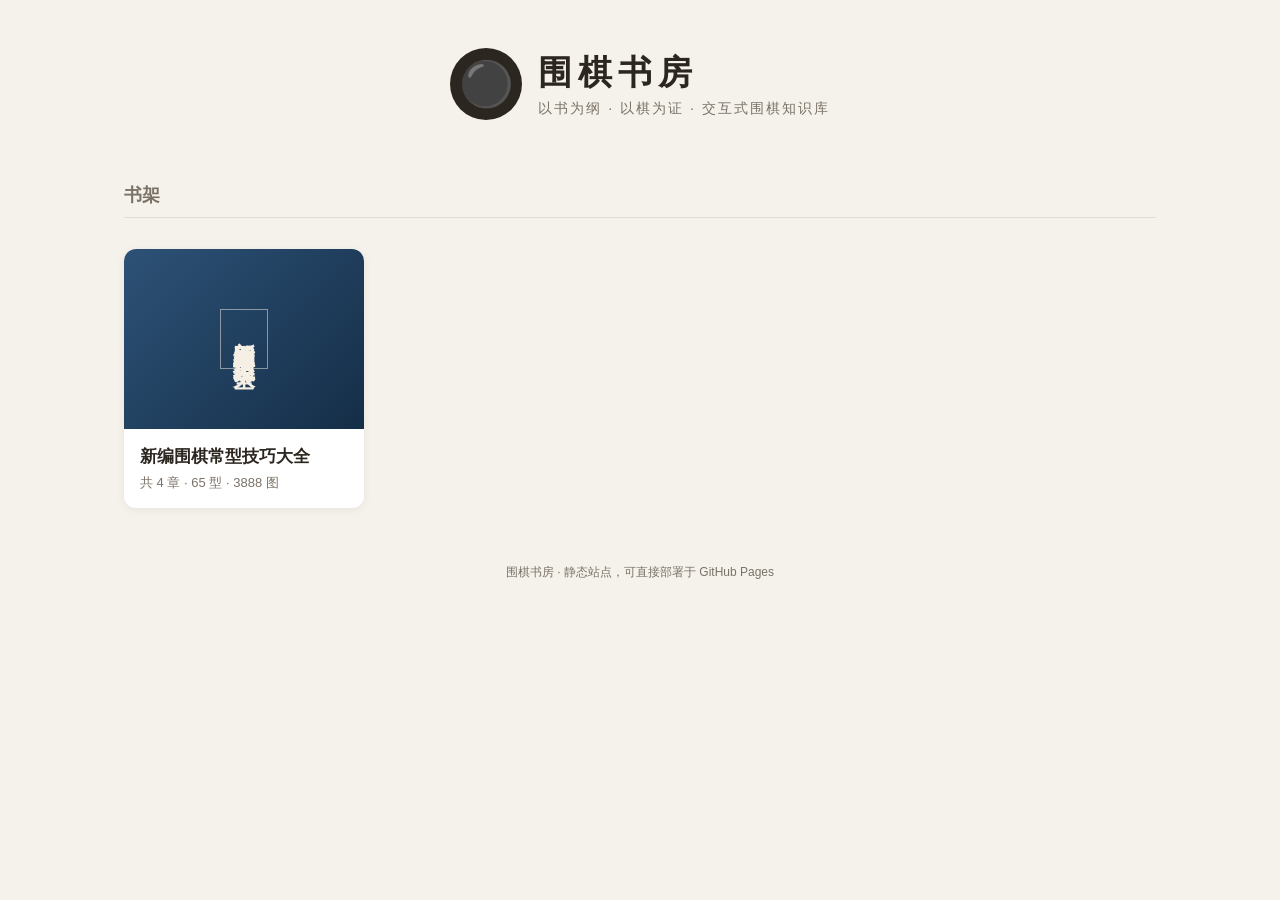
<file: index.html>
<!DOCTYPE html>
<html lang="zh-CN">
<head>
<meta charset="UTF-8">
<meta name="viewport" content="width=device-width, initial-scale=1.0">
<title>围棋书房</title>
<link rel="stylesheet" href="assets/css/style.css">
</head>
<body class="home">
<header class="site-header">
  <div class="site-title">
    <span class="logo">⚫</span>
    <div>
      <h1>围棋书房</h1>
      <p class="subtitle">以书为纲 · 以棋为证 · 交互式围棋知识库</p>
    </div>
  </div>
</header>
<main class="shelf">
  <h2 class="shelf-heading">书架</h2>
  <div id="book-list" class="book-grid">
    <p class="loading">正在加载书籍…</p>
  </div>
</main>
<footer class="site-footer">围棋书房 · 静态站点，可直接部署于 GitHub Pages</footer>
<script src="assets/js/home.js"></script>
</body>
</html>
</file>
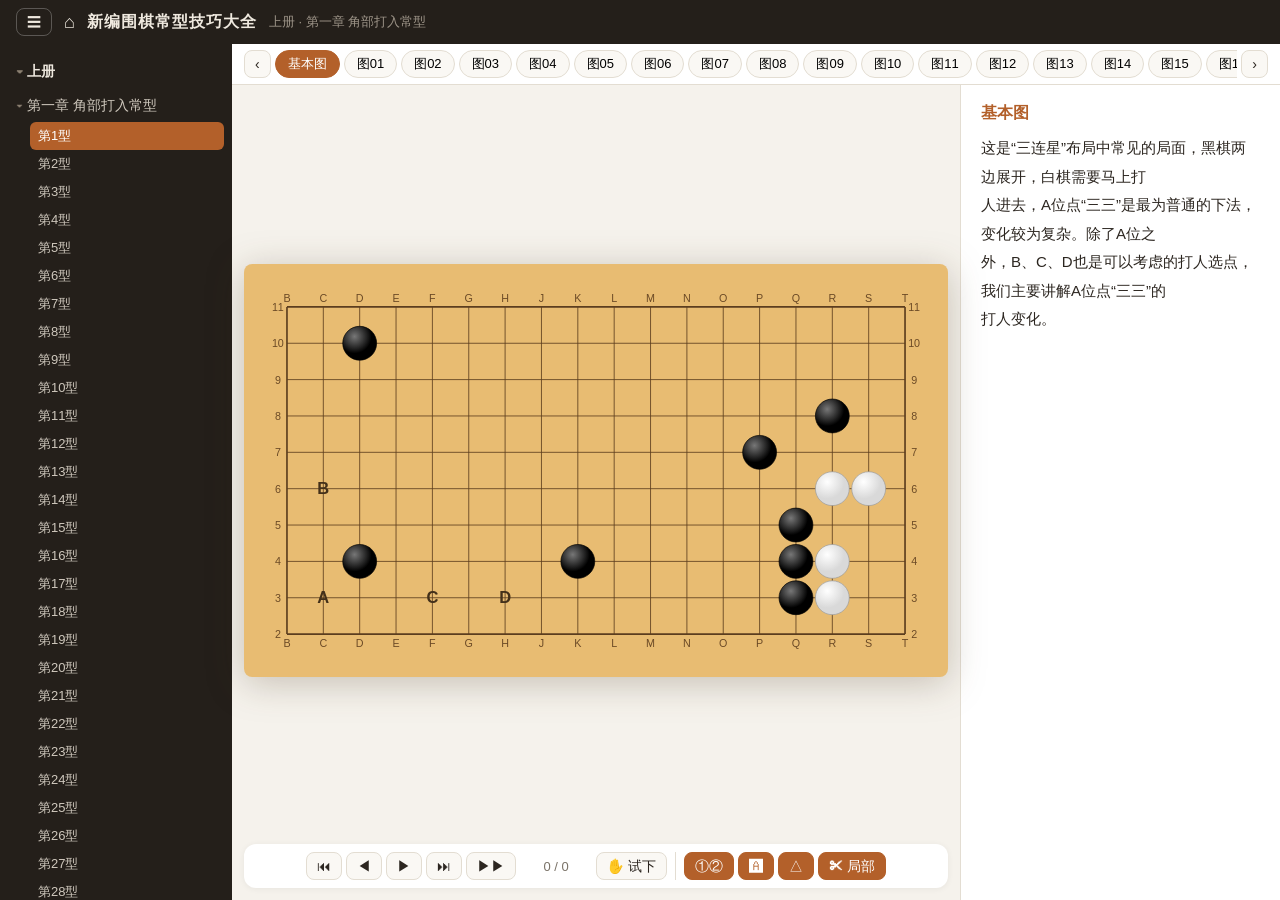
<file: reader.html>
<!DOCTYPE html>
<html lang="zh-CN">
<head>
<meta charset="UTF-8">
<meta name="viewport" content="width=device-width, initial-scale=1.0">
<title>围棋书房 · 阅读</title>
<link rel="stylesheet" href="assets/css/style.css">
</head>
<body class="reader">
<header class="reader-header">
  <button id="nav-toggle" class="icon-btn" title="目录">☰</button>
  <a href="index.html" class="back-link" title="返回书架">⌂</a>
  <span id="reader-book-title" class="reader-book-title"></span>
  <span id="reader-crumb" class="reader-crumb"></span>
</header>
<div class="reader-body">
  <aside id="sidebar" class="sidebar">
    <div id="nav-tree" class="nav-tree"><p class="loading">正在加载目录…</p></div>
  </aside>
  <div id="sidebar-mask" class="sidebar-mask"></div>
  <main class="stage">
    <div class="figure-bar">
      <button id="fig-prev" class="icon-btn" title="上一图">‹</button>
      <div id="figure-tabs" class="figure-tabs"></div>
      <button id="fig-next" class="icon-btn" title="下一图">›</button>
    </div>
    <div class="stage-main">
      <section class="board-area">
        <div id="board-wrap" class="board-wrap"></div>
        <div id="practice-banner" class="practice-banner hidden"></div>
        <div class="control-bar">
          <div class="ctl-group">
            <button id="ctl-first" class="icon-btn" title="首手">⏮</button>
            <button id="ctl-prev" class="icon-btn" title="上一手">◀</button>
            <button id="ctl-next" class="icon-btn" title="下一手">▶</button>
            <button id="ctl-last" class="icon-btn" title="末手">⏭</button>
            <button id="ctl-play" class="icon-btn" title="自动播放">▶▶</button>
          </div>
          <span id="move-counter" class="move-counter">0 / 0</span>
          <div class="ctl-group">
            <button id="ctl-practice" class="icon-btn toggle" title="试下模式">✋ 试下</button>
            <button id="ctl-answer" class="icon-btn hidden" title="显示答案">💡</button>
          </div>
          <div class="ctl-group">
            <button id="opt-numbers" class="icon-btn toggle" title="显示手数">①②</button>
            <button id="opt-coords" class="icon-btn toggle" title="显示坐标">🅰</button>
            <button id="opt-marks" class="icon-btn toggle" title="显示标记">△</button>
            <button id="opt-crop" class="icon-btn toggle" title="局部 / 全盘">✂ 局部</button>
          </div>
        </div>
      </section>
      <aside class="comment-panel">
        <h3 id="comment-title" class="comment-title"></h3>
        <div id="comment-text" class="comment-text"></div>
      </aside>
    </div>
  </main>
</div>
<script src="assets/js/board.js"></script>
<script src="assets/js/reader.js"></script>
</body>
</html>
</file>
<file: assets/css/style.css>
:root {
  --bg: #f5f2ec;
  --panel: #ffffff;
  --ink: #2c2620;
  --ink-soft: #7a7267;
  --accent: #b3602a;
  --accent-soft: #f0e2d4;
  --sidebar-bg: #241f1a;
  --sidebar-ink: #cfc8bd;
  --border: #e3ddd2;
  --radius: 12px;
}

* { box-sizing: border-box; }
body {
  margin: 0;
  font-family: "PingFang SC", "Hiragino Sans GB", "Microsoft YaHei", "Noto Sans CJK SC", sans-serif;
  background: var(--bg);
  color: var(--ink);
}
.hidden { display: none !important; }
.loading { color: var(--ink-soft); padding: 24px; }

/* ===== 首页 ===== */
.home .site-header {
  padding: 48px 24px 24px;
  text-align: center;
}
.site-title { display: inline-flex; align-items: center; gap: 16px; text-align: left; }
.site-title .logo {
  font-size: 44px;
  width: 72px; height: 72px;
  display: grid; place-items: center;
  background: var(--ink); color: #fff;
  border-radius: 50%;
}
.site-title h1 { margin: 0; font-size: 34px; letter-spacing: 6px; }
.subtitle { margin: 4px 0 0; color: var(--ink-soft); font-size: 14px; letter-spacing: 2px; }

.shelf { max-width: 1080px; margin: 0 auto; padding: 24px; }
.shelf-heading { font-size: 18px; color: var(--ink-soft); border-bottom: 1px solid var(--border); padding-bottom: 10px; }

.book-grid {
  display: grid;
  grid-template-columns: repeat(auto-fill, minmax(240px, 1fr));
  gap: 24px;
  padding-top: 16px;
}
.book-card {
  background: var(--panel);
  border-radius: var(--radius);
  overflow: hidden;
  text-decoration: none;
  color: inherit;
  box-shadow: 0 2px 10px rgba(0,0,0,.06);
  transition: transform .15s, box-shadow .15s;
}
.book-card:hover { transform: translateY(-4px); box-shadow: 0 10px 24px rgba(0,0,0,.12); }
.book-cover {
  height: 180px;
  display: grid; place-items: center;
  padding: 20px;
}
.book-cover-title {
  color: #f5efe4;
  font-size: 22px;
  font-weight: 600;
  letter-spacing: 3px;
  writing-mode: vertical-rl;
  border: 1px solid rgba(245,239,228,.5);
  padding: 14px 8px;
}
.book-info { padding: 16px; }
.book-info h3 { margin: 0 0 6px; font-size: 17px; }
.book-info p { margin: 0; font-size: 13px; color: var(--ink-soft); }
.site-footer { text-align: center; color: var(--ink-soft); font-size: 12px; padding: 32px 0; }

/* ===== 阅读页 ===== */
.reader { height: 100vh; display: flex; flex-direction: column; overflow: hidden; }
.reader-header {
  display: flex; align-items: center; gap: 12px;
  padding: 8px 16px;
  background: var(--sidebar-bg);
  color: #efe9df;
  flex: 0 0 auto;
}
.reader-book-title { font-weight: 600; letter-spacing: 1px; }
.reader-crumb { color: #9d9488; font-size: 13px; overflow: hidden; text-overflow: ellipsis; white-space: nowrap; }
.back-link { color: #efe9df; text-decoration: none; font-size: 18px; }

.reader-body { flex: 1; display: flex; min-height: 0; }

.sidebar {
  width: 232px;
  flex: 0 0 auto;
  background: var(--sidebar-bg);
  color: var(--sidebar-ink);
  overflow-y: auto;
  padding: 10px 8px 40px;
}
.sidebar-mask { display: none; }
.nav-tree details { margin: 2px 0; }
.nav-tree summary {
  cursor: pointer;
  padding: 7px 8px;
  border-radius: 6px;
  font-size: 14px;
  list-style: none;
}
.nav-tree summary::before { content: "▸ "; color: #8a7f70; }
.nav-tree details[open] > summary::before { content: "▾ "; }
.nav-tree summary:hover { background: rgba(255,255,255,.07); }
.nav-volume > summary { font-weight: 700; color: #efe9df; }
.nav-chapter { margin-left: 10px; }
.nav-pattern {
  display: block;
  margin-left: 22px;
  padding: 5px 8px;
  font-size: 13px;
  border-radius: 6px;
  cursor: pointer;
  color: var(--sidebar-ink);
}
.nav-pattern:hover { background: rgba(255,255,255,.07); }
.nav-pattern.active { background: var(--accent); color: #fff; }

.stage { flex: 1; display: flex; flex-direction: column; min-width: 0; min-height: 0; }

.figure-bar {
  display: flex; align-items: center; gap: 4px;
  padding: 6px 12px;
  background: var(--panel);
  border-bottom: 1px solid var(--border);
}
.figure-tabs {
  flex: 1;
  display: flex; gap: 4px;
  overflow-x: auto;
  scrollbar-width: thin;
}
.figure-tabs button {
  flex: 0 0 auto;
  border: 1px solid var(--border);
  background: #faf8f4;
  border-radius: 16px;
  padding: 4px 12px;
  font-size: 13px;
  cursor: pointer;
  white-space: nowrap;
}
.figure-tabs button.active {
  background: var(--accent);
  border-color: var(--accent);
  color: #fff;
}

.stage-main { flex: 1; display: flex; min-height: 0; }

.board-area {
  flex: 1;
  display: flex; flex-direction: column;
  min-width: 0;
  padding: 12px;
}
.board-wrap {
  flex: 1;
  display: grid;
  place-items: center;
  min-height: 0;
}
.goban {
  width: 100%;
  height: 100%;
  filter: drop-shadow(0 6px 18px rgba(60,40,10,.25));
  border-radius: 10px;
  cursor: pointer;
}
.coord { font-size: 13px; fill: #6b4a26; font-family: sans-serif; }
.mark-letter { font-size: 20px; font-weight: 700; fill: #43301a; font-family: sans-serif; }
.stone-num { font-size: 16px; font-family: sans-serif; }

.practice-banner {
  margin: 0 auto 4px;
  padding: 5px 16px;
  border-radius: 14px;
  background: var(--accent-soft);
  color: var(--accent);
  font-size: 13px;
  font-weight: 600;
}
.practice-banner.done { background: #e0f0dc; color: #3c7a33; }

.control-bar {
  display: flex; align-items: center; justify-content: center; flex-wrap: wrap;
  gap: 8px;
  padding: 8px;
  background: var(--panel);
  border-radius: var(--radius);
  box-shadow: 0 1px 6px rgba(0,0,0,.06);
}
.ctl-group { display: flex; gap: 4px; }
.ctl-group + .ctl-group { border-left: 1px solid var(--border); padding-left: 8px; }
.move-counter { font-size: 13px; color: var(--ink-soft); min-width: 64px; text-align: center; font-variant-numeric: tabular-nums; }

.icon-btn {
  border: 1px solid var(--border);
  background: #faf8f4;
  border-radius: 8px;
  padding: 6px 10px;
  font-size: 14px;
  cursor: pointer;
  color: var(--ink);
  line-height: 1;
}
.icon-btn:hover { background: var(--accent-soft); }
.icon-btn.on { background: var(--accent); border-color: var(--accent); color: #fff; }
.reader-header .icon-btn { background: transparent; color: #efe9df; border-color: rgba(255,255,255,.25); }

.comment-panel {
  width: 320px;
  flex: 0 0 auto;
  background: var(--panel);
  border-left: 1px solid var(--border);
  padding: 18px 20px;
  overflow-y: auto;
}
.comment-title { margin: 0 0 10px; font-size: 16px; color: var(--accent); }
.comment-text { font-size: 15px; line-height: 1.9; white-space: pre-wrap; }

/* ===== 响应式 ===== */
@media (max-width: 1100px) {
  .comment-panel { width: 260px; }
}

@media (max-width: 900px) {
  .stage-main { flex-direction: column; overflow-y: auto; }
  .board-area { flex: 0 0 auto; }
  .board-wrap { width: 100%; height: auto; }
  .comment-panel {
    width: auto;
    border-left: none;
    border-top: 1px solid var(--border);
  }
}

@media (max-width: 768px), (max-height: 560px) and (orientation: landscape) {
  .sidebar {
    position: fixed;
    z-index: 30;
    top: 0; left: 0; bottom: 0;
    transform: translateX(-100%);
    transition: transform .2s;
  }
  body.sidebar-open .sidebar { transform: translateX(0); }
  .sidebar-mask {
    display: block;
    position: fixed; inset: 0;
    z-index: 20;
    background: rgba(0,0,0,.4);
    opacity: 0; pointer-events: none;
    transition: opacity .2s;
  }
  body.sidebar-open .sidebar-mask { opacity: 1; pointer-events: auto; }
}

/* 矮屏横屏：目录收抽屉，棋盘居左、文字说明居右 */
@media (max-height: 560px) and (orientation: landscape) {
  .stage-main { flex-direction: row; overflow: hidden; }
  .board-area { flex: 1; min-height: 0; padding: 6px 12px; }
  .board-wrap { width: auto; height: 100%; }
  .comment-panel {
    width: 260px;
    border-top: none;
    border-left: 1px solid var(--border);
  }
}
</file>
